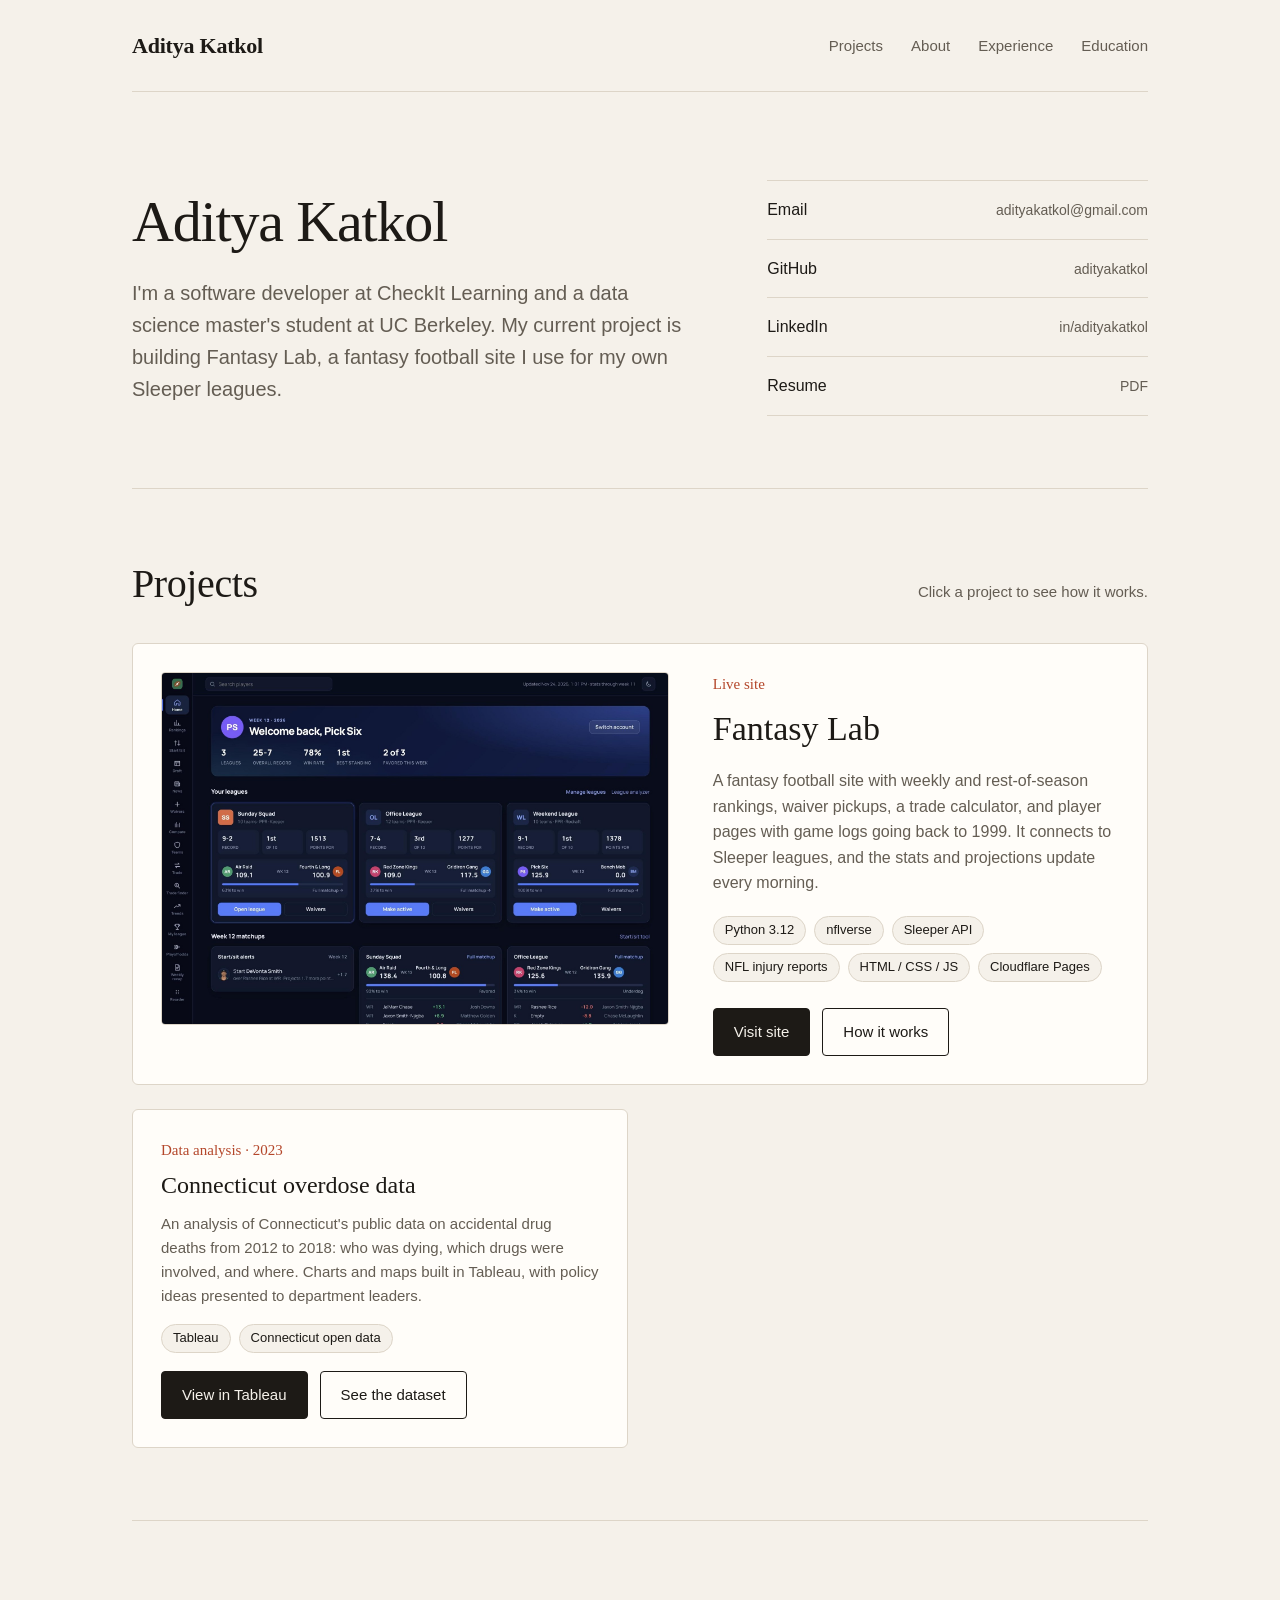
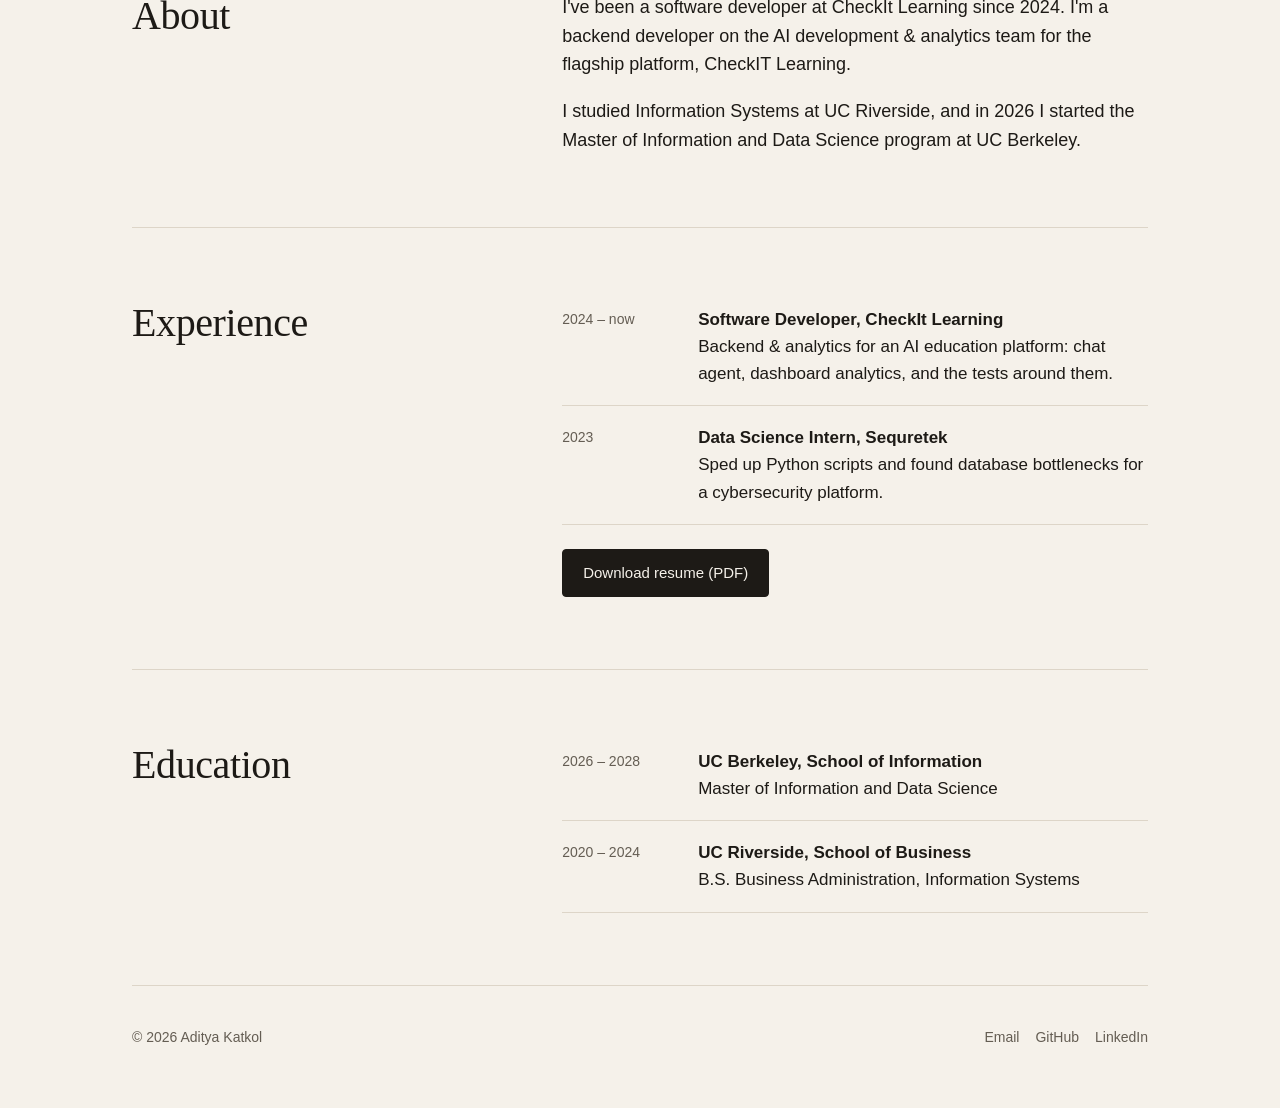
<file: index.html>
<!doctype html>
<html lang="en">
<head>
  <meta charset="utf-8">
  <meta name="viewport" content="width=device-width, initial-scale=1">
  <title>Aditya Katkol</title>
  <meta name="description" content="Aditya Katkol: software developer and data science master's student. Projects, experience and resume.">
  <meta property="og:title" content="Aditya Katkol">
  <meta property="og:description" content="Software developer and data science master's student. Projects, experience and resume.">
  <meta property="og:type" content="website">
  <meta property="og:url" content="https://adityakatkol.github.io/">
  <meta property="og:image" content="https://adityakatkol.github.io/assets/img/preview.jpg">
  <meta property="og:image:width" content="1200">
  <meta property="og:image:height" content="630">
  <meta name="twitter:card" content="summary_large_image">
  <meta name="twitter:image" content="https://adityakatkol.github.io/assets/img/preview.jpg">
  <link rel="icon" href="assets/favicon.svg" type="image/svg+xml">
  <link rel="stylesheet" href="css/style.css?v=2">
</head>
<body data-page="home">
  <div class="wrap">
    <header class="top">
      <a class="mark" href="index.html" data-name>Aditya Katkol</a>
      <nav aria-label="Sections">
        <ul class="menu">
          <li><a href="#projects">Projects</a></li>
          <li><a href="#about">About</a></li>
          <li><a href="#experience">Experience</a></li>
          <li><a href="#education">Education</a></li>
        </ul>
      </nav>
    </header>

    <main>
      <section class="hero">
        <div>
          <h1 id="greeting"></h1>
          <p class="lede" id="intro"></p>
        </div>
        <div class="links" id="links"></div>
      </section>

      <section class="sec" id="projects">
        <div class="sechead"><h2>Projects</h2><p id="projects-note"></p></div>
        <div id="project-list"></div>
      </section>

      <section class="sec split" id="about">
        <h2>About</h2>
        <div class="prose" id="about-text"></div>
      </section>

      <section class="sec split" id="experience">
        <h2>Experience</h2>
        <div>
          <div id="experience-list"></div>
          <p class="after"><a class="btn solid" id="resume-btn" href="#" target="_blank" rel="noopener">Download resume (PDF)</a></p>
        </div>
      </section>

      <section class="sec split" id="education">
        <h2>Education</h2>
        <div id="education-list"></div>
      </section>
    </main>

    <footer class="foot">
      <span>&copy; <span data-year>2026</span> <span data-name>Aditya Katkol</span></span>
      <nav aria-label="Contact"><a data-email href="#">Email</a><a data-github href="#" target="_blank" rel="noopener">GitHub</a><a data-linkedin href="#" target="_blank" rel="noopener">LinkedIn</a></nav>
    </footer>
  </div>
  <script>
    // Loads the text and page code fresh on every visit, so edits show up as soon as GitHub publishes them.
    (function () {
      var v = Date.now();
      function load(src, next) { var s = document.createElement("script"); s.src = src + "?v=" + v; if (next) s.onload = next; document.body.appendChild(s); }
      load("content.js", function () { load("js/main.js"); });
    })();
  </script>
</body>
</html>
</file>
<file: css/style.css>
:root {
  --bg: #f5f1ea;
  --card: #fffdf9;
  --ink: #1d1a16;
  --muted: #645d53;
  --line: #ddd5c8;
  --accent: #b4472b;
  --chip: #f5f1ea;
  --serif: "Charter", "Bitstream Charter", "Iowan Old Style", "Sitka Text", Cambria, Georgia, serif;
  --sans: "Inter", -apple-system, BlinkMacSystemFont, "Segoe UI", Roboto, Helvetica, Arial, sans-serif;
}

* { box-sizing: border-box; margin: 0; padding: 0; }
html { scroll-behavior: smooth; scroll-padding-top: 24px; }
body {
  background: var(--bg);
  color: var(--ink);
  font-family: var(--sans);
  font-size: 17px;
  line-height: 1.6;
  -webkit-font-smoothing: antialiased;
}
img { max-width: 100%; display: block; }
a { color: inherit; }
a:focus-visible, button:focus-visible { outline: 2px solid var(--accent); outline-offset: 3px; }

.wrap { max-width: 1080px; margin: 0 auto; padding: 0 32px; }

/* Top bar */
.top {
  display: flex; justify-content: space-between; align-items: center; gap: 16px;
  padding: 28px 0; border-bottom: 1px solid var(--line);
}
.mark { font-family: var(--serif); font-size: 22px; font-weight: 700; text-decoration: none; letter-spacing: -0.01em; }
.menu { display: flex; gap: 28px; list-style: none; font-size: 15px; }
.menu a { color: var(--muted); text-decoration: none; padding-bottom: 3px; border-bottom: 2px solid transparent; }
.menu a:hover { color: var(--ink); border-color: var(--accent); }

/* Hero */
.hero {
  display: grid; grid-template-columns: 1.5fr 1fr; gap: 64px; align-items: center;
  padding: 88px 0 72px;
}
h1 { font-family: var(--serif); font-weight: 400; font-size: 58px; line-height: 1.08; letter-spacing: -0.02em; }
.lede { font-size: 20px; color: var(--muted); margin-top: 24px; max-width: 560px; }
.links { border-top: 1px solid var(--line); }
.links a {
  display: flex; justify-content: space-between; align-items: baseline; gap: 16px;
  padding: 16px 0; border-bottom: 1px solid var(--line); text-decoration: none; font-size: 16px;
}
.links a small { color: var(--muted); font-size: 14px; overflow-wrap: anywhere; text-align: right; }
.links a:hover small { color: var(--accent); }

/* Sections */
.sec { padding: 72px 0; border-top: 1px solid var(--line); }
h2 { font-family: var(--serif); font-weight: 400; font-size: 40px; letter-spacing: -0.01em; line-height: 1.15; }
.sechead { display: flex; justify-content: space-between; align-items: baseline; gap: 16px; margin-bottom: 36px; }
.sechead p { color: var(--muted); font-size: 15px; }
.split { display: grid; grid-template-columns: 1fr 1.6fr; gap: 64px; }

/* Project cards */
.label { font-family: var(--serif); font-size: 15px; color: var(--accent); }
.chips { display: flex; flex-wrap: wrap; gap: 8px; list-style: none; }
.chips li { font-size: 13px; border: 1px solid var(--line); border-radius: 99px; padding: 3px 11px; background: var(--chip); }

.card {
  background: var(--card); border: 1px solid var(--line); border-radius: 6px; padding: 28px;
  position: relative; transition: border-color .15s, box-shadow .15s;
}
.card:hover { border-color: #c9bca8; box-shadow: 0 6px 24px rgba(60, 40, 20, .07); }
.card h3 { font-family: var(--serif); font-weight: 400; }
.card h3 a { text-decoration: none; }
.card h3 a::after { content: ""; position: absolute; inset: 0; } /* whole card opens the write-up */
.card p { color: var(--muted); }
.card .btns { position: relative; z-index: 1; } /* buttons stay clickable above the card link */

.card.feature { display: grid; grid-template-columns: 1.25fr 1fr; gap: 44px; }
.card.feature img { border-radius: 4px; border: 1px solid var(--line); width: 100%; height: auto; }
.card.feature h3 { font-size: 34px; margin: 6px 0 12px; }
.card.feature p { font-size: 16px; }
.card.feature .chips { margin: 20px 0 26px; }

.grid2 { display: grid; grid-template-columns: 1fr 1fr; gap: 24px; margin-top: 24px; }
.card.small h3 { font-size: 24px; margin: 4px 0 8px; }
.card.small p { font-size: 15px; }
.card.small .chips { margin-top: 16px; }

.btns { display: flex; flex-wrap: wrap; gap: 12px; }
.btn {
  display: inline-block; font-size: 15px; font-weight: 500; padding: 11px 20px; border-radius: 4px;
  text-decoration: none; border: 1px solid var(--ink);
}
.btn.solid { background: var(--ink); color: var(--bg); }
.btn.solid:hover { background: var(--accent); border-color: var(--accent); }
.btn.line:hover { border-color: var(--accent); color: var(--accent); }

/* About, experience, education */
.prose p { font-size: 18px; margin-bottom: 18px; }
.prose p:last-child { margin-bottom: 0; }
.row { display: grid; grid-template-columns: 120px 1fr; gap: 16px; padding: 18px 0; border-bottom: 1px solid var(--line); }
.row:first-child { padding-top: 6px; }
.row .years { color: var(--muted); font-size: 14px; padding-top: 2px; }
.row b { font-weight: 600; }
.row span.text { display: block; color: var(--ink); }
.after { margin-top: 24px; }

/* Footer */
.foot {
  display: flex; justify-content: space-between; flex-wrap: wrap; gap: 12px;
  padding: 40px 0 60px; border-top: 1px solid var(--line); color: var(--muted); font-size: 14px;
}
.foot nav { display: flex; gap: 16px; }
.foot a { text-decoration: none; }
.foot a:hover { color: var(--accent); }

/* Write-up page */
.back { display: inline-block; margin-top: 40px; color: var(--muted); text-decoration: none; font-size: 15px; }
.back:hover { color: var(--accent); }
.wu-head { padding: 28px 0 48px; }
.wu-head h1 { margin: 8px 0 16px; }
.wu-head .lede { margin-top: 0; max-width: 720px; }
.wu-head .chips { margin: 24px 0 28px; }
.wu-hero { border-radius: 6px; border: 1px solid var(--line); margin-bottom: 24px; width: 100%; height: auto; }
.wu-sec { padding: 48px 0; border-top: 1px solid var(--line); }
.wu-sec .body p { font-size: 18px; margin-bottom: 16px; }
.wu-sec ul.points { padding-left: 20px; font-size: 18px; }
.wu-sec ul.points li { margin-bottom: 10px; }
.wu-sec figure { margin-top: 28px; }
.wu-sec figure img { border-radius: 6px; border: 1px solid var(--line); width: 100%; height: auto; }
.wu-sec figcaption { color: var(--muted); font-size: 14px; margin-top: 10px; }

.notfound { padding: 120px 0; }
.notfound p { color: var(--muted); margin: 16px 0 28px; font-size: 18px; }

/* Phones and small tablets */
@media (max-width: 760px) {
  body { font-size: 16px; }
  .wrap { padding: 0 20px; }
  .top { padding: 18px 0 14px; flex-direction: column; align-items: flex-start; gap: 10px; }
  .top nav { width: 100%; overflow-x: auto; -webkit-overflow-scrolling: touch; scrollbar-width: none; }
  .top nav::-webkit-scrollbar { display: none; }
  .menu { gap: 12px; font-size: 14px; white-space: nowrap; justify-content: space-between; }
  .menu a { display: inline-block; padding: 6px 0; }
  .hero { grid-template-columns: 1fr; gap: 36px; padding: 48px 0 48px; }
  h1 { font-size: 42px; }
  .lede { font-size: 18px; }
  .sec { padding: 52px 0; }
  h2 { font-size: 32px; }
  .sechead { flex-direction: column; gap: 6px; }
  .split, .card.feature, .grid2 { grid-template-columns: 1fr; gap: 24px; }
  .card { padding: 18px; }
  .card.feature h3 { font-size: 28px; }
  .row { grid-template-columns: 1fr; gap: 2px; }
  .prose p, .wu-sec .body p, .wu-sec ul.points { font-size: 17px; }
}

@media print {
  .top .menu, .btns, .foot nav { display: none; }
  body { background: #fff; }
}
</file>
